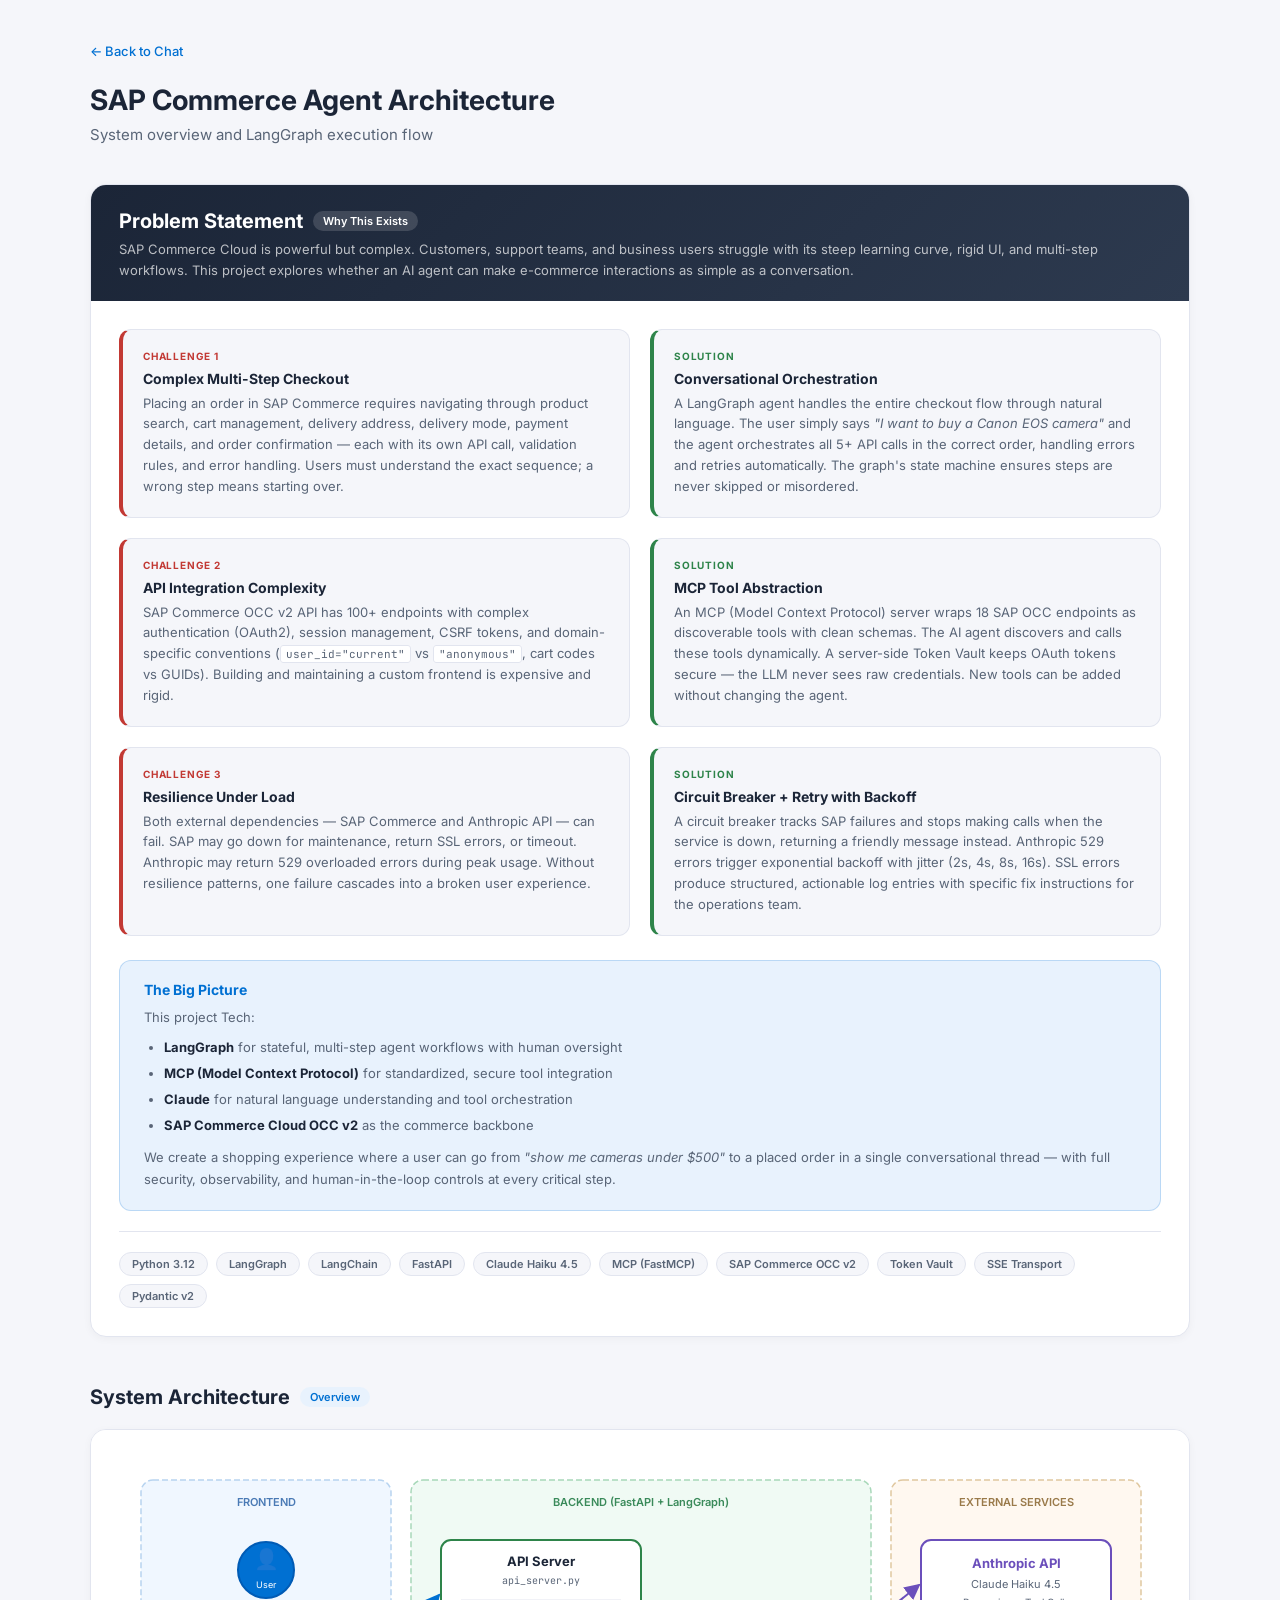
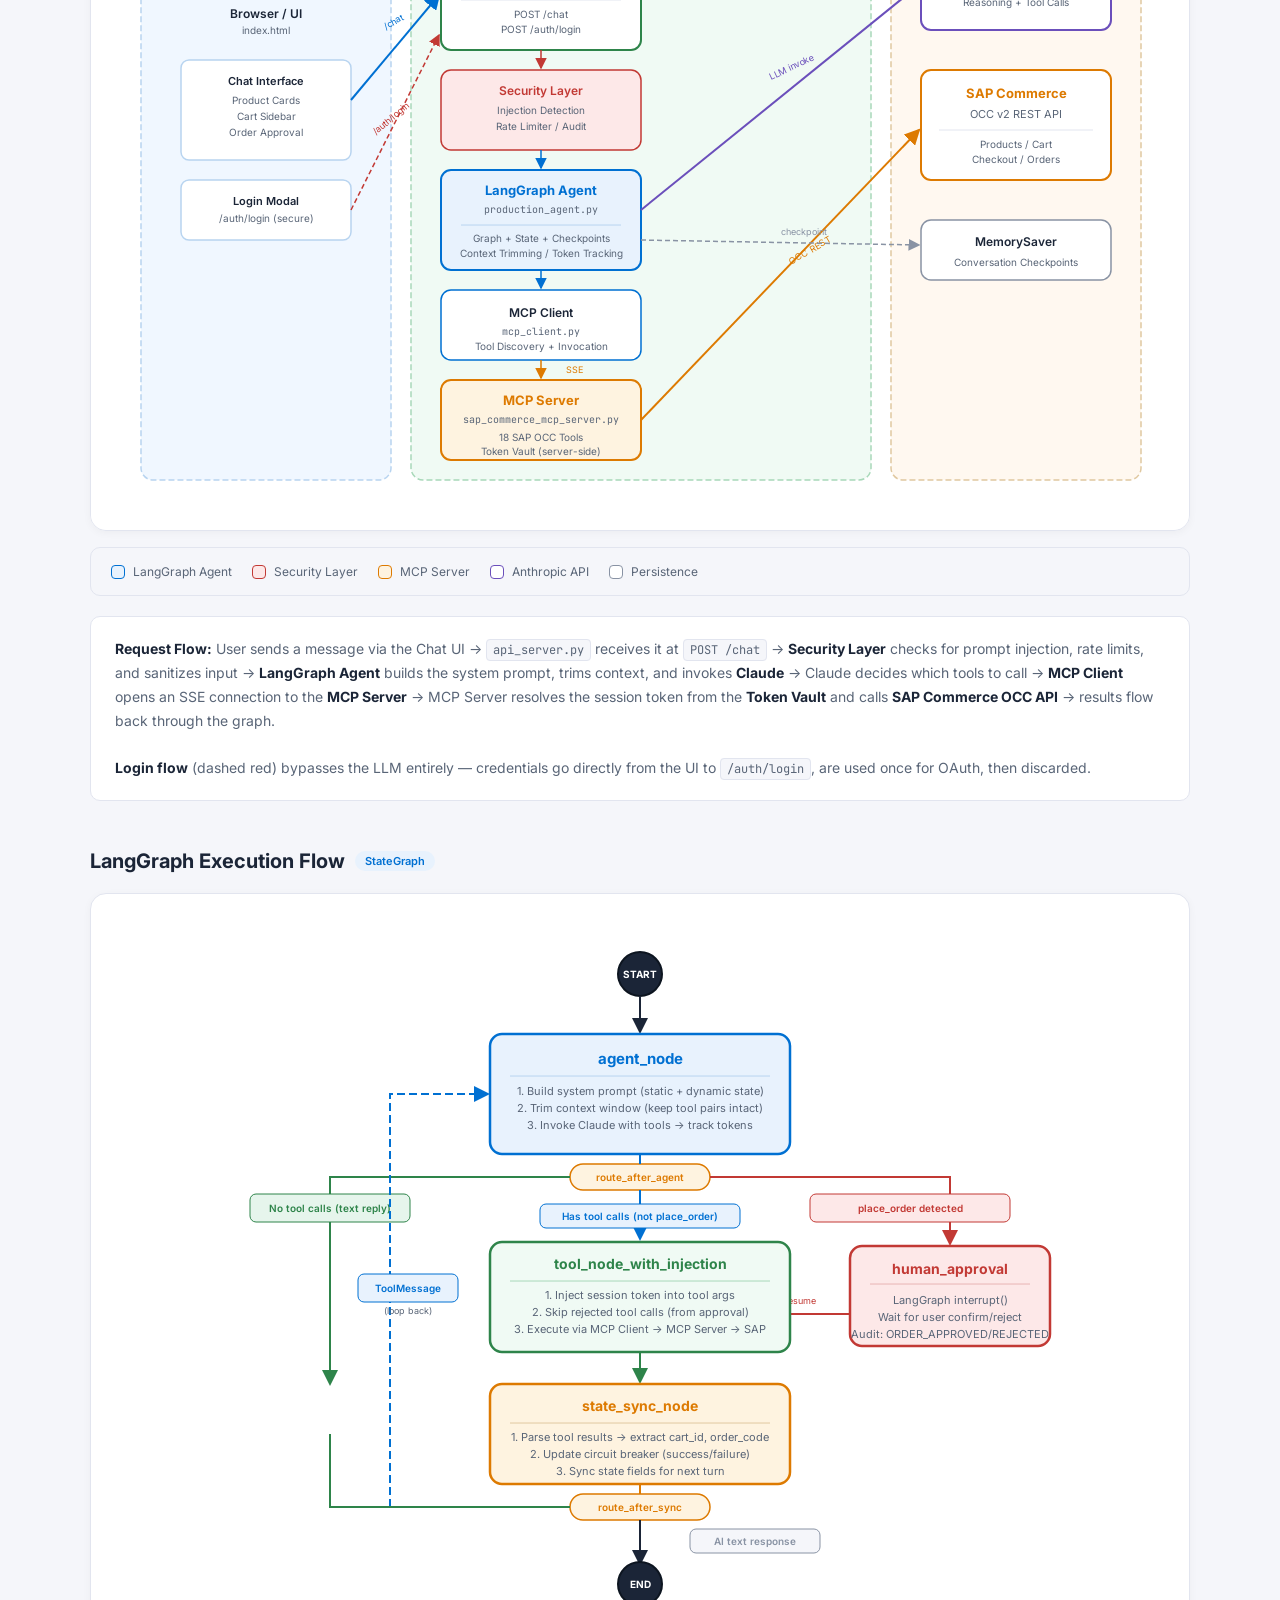
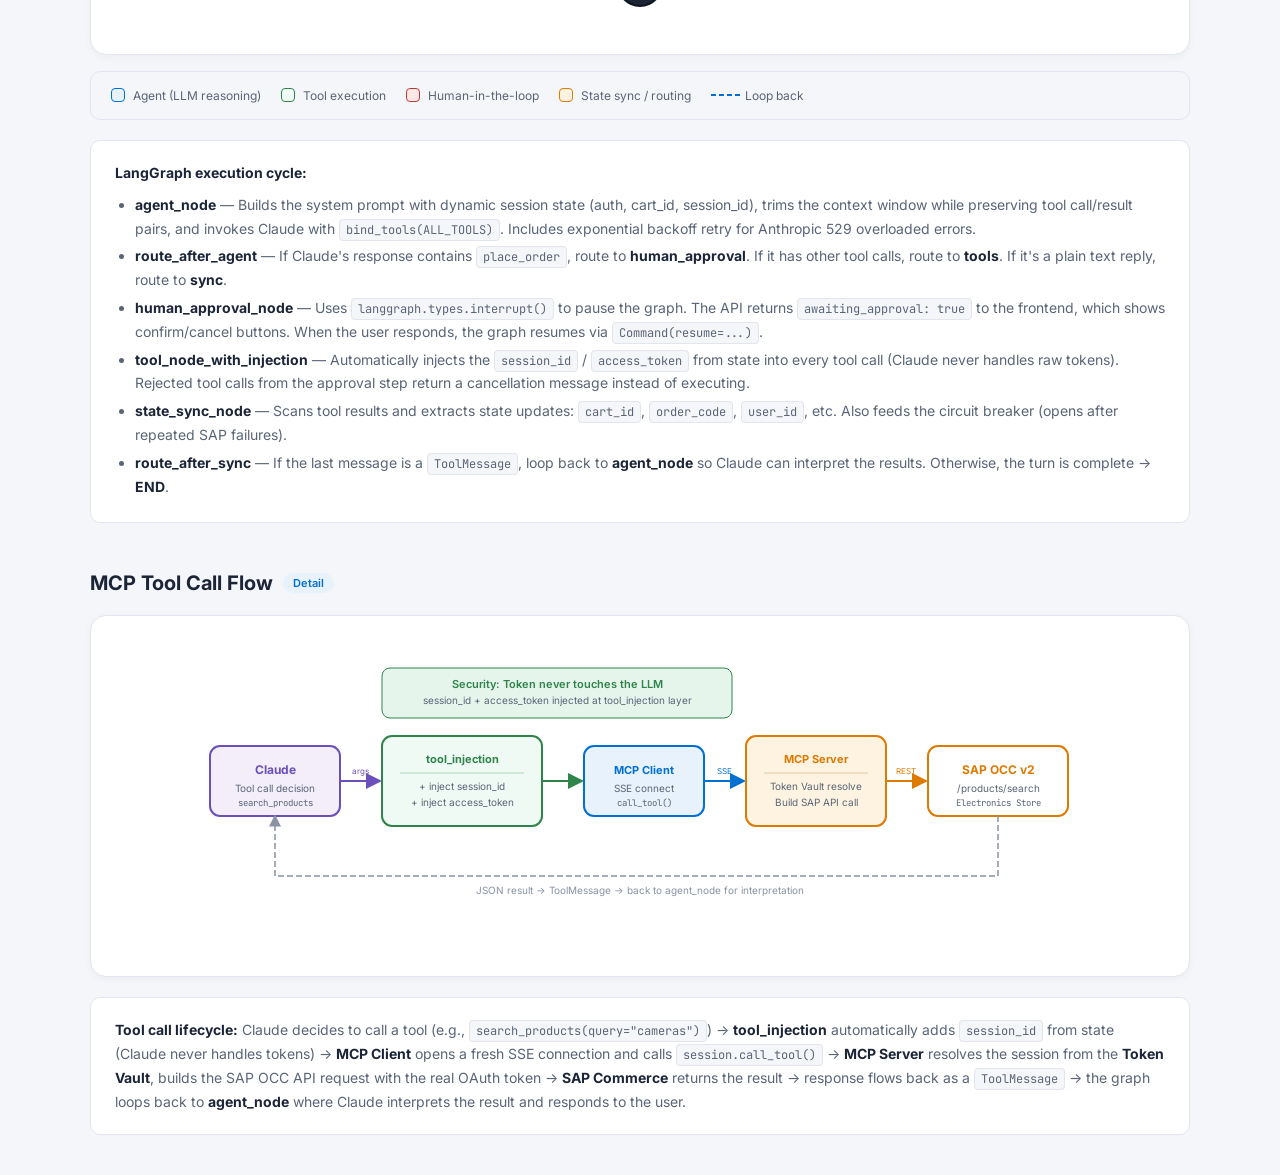
<file: static/architecture.html>
<!DOCTYPE html>
<html lang="en">
<head>
<meta charset="UTF-8"/>
<meta name="viewport" content="width=device-width, initial-scale=1.0"/>
<title>SAP Commerce Agent - Architecture Diagrams</title>
<link href="https://fonts.googleapis.com/css2?family=Inter:wght@400;500;600;700&family=JetBrains+Mono:wght@400;500&display=swap" rel="stylesheet">
<style>
  :root {
    --bg: #f5f6fa;
    --surface: #ffffff;
    --border: #e2e5ef;
    --accent: #0070d2;
    --accent-light: #e8f2fd;
    --success: #2e844a;
    --success-bg: #e6f5ec;
    --danger: #c23934;
    --warning: #dd7a01;
    --warning-bg: #fef3e0;
    --text: #1b2537;
    --text-sec: #596577;
    --muted: #8993a4;
    --font: 'Inter', -apple-system, sans-serif;
    --mono: 'JetBrains Mono', monospace;
  }
  * { box-sizing: border-box; margin: 0; padding: 0; }
  body { background: var(--bg); color: var(--text); font-family: var(--font); padding: 40px 20px; }
  .container { max-width: 1100px; margin: 0 auto; }
  h1 { font-size: 28px; font-weight: 700; margin-bottom: 8px; }
  .subtitle { color: var(--text-sec); font-size: 15px; margin-bottom: 40px; }
  h2 { font-size: 20px; font-weight: 700; margin: 48px 0 20px; display: flex; align-items: center; gap: 10px; }
  h2 .badge { font-size: 11px; font-weight: 600; padding: 3px 10px; border-radius: 100px; background: var(--accent-light); color: var(--accent); }
  .back-link { display: inline-flex; align-items: center; gap: 6px; color: var(--accent); font-size: 13px; font-weight: 500; text-decoration: none; margin-bottom: 24px; }
  .back-link:hover { text-decoration: underline; }

  /* ── Diagram Canvas ── */
  .diagram {
    background: var(--surface); border: 1px solid var(--border);
    border-radius: 16px; padding: 40px; overflow-x: auto;
    box-shadow: 0 2px 8px rgba(0,0,0,.04);
  }
  svg { display: block; margin: 0 auto; }
  svg text { font-family: var(--font); }
  svg .mono { font-family: var(--mono); }

  /* ── Legend ── */
  .legend {
    display: flex; flex-wrap: wrap; gap: 20px;
    margin-top: 16px; padding: 16px 20px;
    background: var(--bg); border: 1px solid var(--border);
    border-radius: 10px; font-size: 12px; color: var(--text-sec);
  }
  .legend-item { display: flex; align-items: center; gap: 8px; }
  .legend-swatch { width: 14px; height: 14px; border-radius: 4px; border: 1.5px solid; }

  /* ── Description ── */
  .desc {
    margin-top: 20px; padding: 20px 24px;
    background: var(--surface); border: 1px solid var(--border);
    border-radius: 10px; font-size: 14px; line-height: 1.7; color: var(--text-sec);
  }
  .desc strong { color: var(--text); }
  .desc code { font-family: var(--mono); font-size: 12px; background: var(--bg); padding: 2px 6px; border-radius: 4px; border: 1px solid var(--border); }
  .desc ul { margin: 8px 0 0 20px; }
  .desc li { margin: 4px 0; }

  /* ── Problem Statement ── */
  .problem-section {
    margin-bottom: 48px;
  }
  .problem-card {
    background: var(--surface); border: 1px solid var(--border);
    border-radius: 16px; overflow: hidden;
    box-shadow: 0 2px 8px rgba(0,0,0,.04);
  }
  .problem-header {
    padding: 24px 28px 20px;
    background: linear-gradient(135deg, #1b2537 0%, #2d3a4f 100%);
    color: white;
  }
  .problem-header h2 { color: white; margin: 0 0 6px; font-size: 20px; }
  .problem-header h2 .badge { background: rgba(255,255,255,.15); color: white; }
  .problem-header p { color: rgba(255,255,255,.7); font-size: 13px; line-height: 1.6; }
  .problem-body { padding: 28px; }
  .problem-grid {
    display: grid; grid-template-columns: 1fr 1fr; gap: 20px;
    margin-bottom: 24px;
  }
  @media (max-width: 768px) { .problem-grid { grid-template-columns: 1fr; } }
  .problem-item {
    padding: 20px; border-radius: 12px;
    border: 1px solid var(--border); background: var(--bg);
  }
  .problem-item.challenge { border-left: 4px solid var(--danger); }
  .problem-item.solution { border-left: 4px solid var(--success); }
  .problem-item-label {
    font-size: 10px; font-weight: 700; letter-spacing: .08em;
    text-transform: uppercase; margin-bottom: 8px;
  }
  .problem-item.challenge .problem-item-label { color: var(--danger); }
  .problem-item.solution .problem-item-label { color: var(--success); }
  .problem-item h3 { font-size: 14px; font-weight: 700; margin-bottom: 6px; color: var(--text); }
  .problem-item p { font-size: 13px; color: var(--text-sec); line-height: 1.6; }
  .problem-item code { font-family: var(--mono); font-size: 11px; background: white; padding: 1px 5px; border-radius: 3px; border: 1px solid var(--border); }

  .vision-box {
    padding: 20px 24px; border-radius: 12px;
    background: var(--accent-light); border: 1px solid rgba(0,112,210,.2);
  }
  .vision-box h3 { font-size: 14px; font-weight: 700; color: var(--accent); margin-bottom: 8px; }
  .vision-box p { font-size: 13px; color: var(--text-sec); line-height: 1.7; }
  .vision-box ul { margin: 8px 0 0 20px; font-size: 13px; color: var(--text-sec); line-height: 1.7; }
  .vision-box li { margin: 4px 0; }
  .vision-box strong { color: var(--text); }

  .tech-stack {
    display: flex; flex-wrap: wrap; gap: 8px;
    margin-top: 20px; padding-top: 20px;
    border-top: 1px solid var(--border);
  }
  .tech-tag {
    font-size: 11px; font-weight: 600;
    padding: 4px 12px; border-radius: 100px;
    background: var(--bg); border: 1px solid var(--border);
    color: var(--text-sec);
  }
</style>
</head>
<body>
<div class="container">
  <a class="back-link" href="/">&larr; Back to Chat</a>
  <h1>SAP Commerce Agent Architecture</h1>
  <p class="subtitle">System overview and LangGraph execution flow</p>

  <!-- ═══════════════════════════════════════════════════════ -->
  <!-- PROBLEM STATEMENT                                       -->
  <!-- ═══════════════════════════════════════════════════════ -->
  <div class="problem-section">
    <div class="problem-card">
      <div class="problem-header">
        <h2>Problem Statement <span class="badge">Why This Exists</span></h2>
        <p>SAP Commerce Cloud is powerful but complex. Customers, support teams, and business users struggle with its steep learning curve, rigid UI, and multi-step workflows. This project explores whether an AI agent can make e-commerce interactions as simple as a conversation.</p>
      </div>
      <div class="problem-body">

        <div class="problem-grid">
          <div class="problem-item challenge">
            <div class="problem-item-label">Challenge 1</div>
            <h3>Complex Multi-Step Checkout</h3>
            <p>Placing an order in SAP Commerce requires navigating through product search, cart management, delivery address, delivery mode, payment details, and order confirmation &mdash; each with its own API call, validation rules, and error handling. Users must understand the exact sequence; a wrong step means starting over.</p>
          </div>
          <div class="problem-item solution">
            <div class="problem-item-label">Solution</div>
            <h3>Conversational Orchestration</h3>
            <p>A LangGraph agent handles the entire checkout flow through natural language. The user simply says <em>"I want to buy a Canon EOS camera"</em> and the agent orchestrates all 5+ API calls in the correct order, handling errors and retries automatically. The graph's state machine ensures steps are never skipped or misordered.</p>
          </div>

          <div class="problem-item challenge">
            <div class="problem-item-label">Challenge 2</div>
            <h3>API Integration Complexity</h3>
            <p>SAP Commerce OCC v2 API has 100+ endpoints with complex authentication (OAuth2), session management, CSRF tokens, and domain-specific conventions (<code>user_id="current"</code> vs <code>"anonymous"</code>, cart codes vs GUIDs). Building and maintaining a custom frontend is expensive and rigid.</p>
          </div>
          <div class="problem-item solution">
            <div class="problem-item-label">Solution</div>
            <h3>MCP Tool Abstraction</h3>
            <p>An MCP (Model Context Protocol) server wraps 18 SAP OCC endpoints as discoverable tools with clean schemas. The AI agent discovers and calls these tools dynamically. A server-side Token Vault keeps OAuth tokens secure &mdash; the LLM never sees raw credentials. New tools can be added without changing the agent.</p>
          </div>

          <div class="problem-item challenge">
            <div class="problem-item-label">Challenge 3</div>
            <h3>Resilience Under Load</h3>
            <p>Both external dependencies &mdash; SAP Commerce and Anthropic API &mdash; can fail. SAP may go down for maintenance, return SSL errors, or timeout. Anthropic may return 529 overloaded errors during peak usage. Without resilience patterns, one failure cascades into a broken user experience.</p>
          </div>
          <div class="problem-item solution">
            <div class="problem-item-label">Solution</div>
            <h3>Circuit Breaker + Retry with Backoff</h3>
            <p>A circuit breaker tracks SAP failures and stops making calls when the service is down, returning a friendly message instead. Anthropic 529 errors trigger exponential backoff with jitter (2s, 4s, 8s, 16s). SSL errors produce structured, actionable log entries with specific fix instructions for the operations team.</p>
          </div>
        </div>

        <div class="vision-box">
          <h3>The Big Picture</h3>
          <p>This project Tech:</p>
          <ul>
            <li><strong>LangGraph</strong> for stateful, multi-step agent workflows with human oversight</li>
            <li><strong>MCP (Model Context Protocol)</strong> for standardized, secure tool integration</li>
            <li><strong>Claude</strong> for natural language understanding and tool orchestration</li>
            <li><strong>SAP Commerce Cloud OCC v2</strong> as the commerce backbone</li>
          </ul>
          <p style="margin-top:10px">We create a shopping experience where a user can go from <em>"show me cameras under $500"</em> to a placed order in a single conversational thread &mdash; with full security, observability, and human-in-the-loop controls at every critical step.</p>
        </div>

        <div class="tech-stack">
          <span class="tech-tag">Python 3.12</span>
          <span class="tech-tag">LangGraph</span>
          <span class="tech-tag">LangChain</span>
          <span class="tech-tag">FastAPI</span>
          <span class="tech-tag">Claude Haiku 4.5</span>
          <span class="tech-tag">MCP (FastMCP)</span>
          <span class="tech-tag">SAP Commerce OCC v2</span>
          <span class="tech-tag">Token Vault</span>
          <span class="tech-tag">SSE Transport</span>
          <span class="tech-tag">Pydantic v2</span>
        </div>

      </div>
    </div>
  </div>

  <!-- ═══════════════════════════════════════════════════════ -->
  <!-- DIAGRAM 1: High-Level System Architecture              -->
  <!-- ═══════════════════════════════════════════════════════ -->
  <h2>System Architecture <span class="badge">Overview</span></h2>
  <div class="diagram">
    <svg viewBox="0 0 1020 620" width="1020" height="620" xmlns="http://www.w3.org/2000/svg">
      <!-- Background regions -->
      <rect x="10" y="10" width="250" height="600" rx="12" fill="#f0f7ff" stroke="#b8d4f0" stroke-width="1.5" stroke-dasharray="6 3"/>
      <text x="135" y="36" text-anchor="middle" font-size="11" font-weight="600" fill="#4a7ab5">FRONTEND</text>

      <rect x="280" y="10" width="460" height="600" rx="12" fill="#f0faf4" stroke="#a8d8b9" stroke-width="1.5" stroke-dasharray="6 3"/>
      <text x="510" y="36" text-anchor="middle" font-size="11" font-weight="600" fill="#3a8a5a">BACKEND (FastAPI + LangGraph)</text>

      <rect x="760" y="10" width="250" height="600" rx="12" fill="#fff8f0" stroke="#e0c8a0" stroke-width="1.5" stroke-dasharray="6 3"/>
      <text x="885" y="36" text-anchor="middle" font-size="11" font-weight="600" fill="#9a7a4a">EXTERNAL SERVICES</text>

      <!-- User -->
      <circle cx="135" cy="100" r="28" fill="#0070d2" stroke="#005bb5" stroke-width="2"/>
      <text x="135" y="96" text-anchor="middle" font-size="20" fill="white">&#128100;</text>
      <text x="135" y="118" text-anchor="middle" font-size="9" fill="white">User</text>
      <text x="135" y="148" text-anchor="middle" font-size="12" font-weight="600" fill="#1b2537">Browser / UI</text>
      <text x="135" y="164" text-anchor="middle" font-size="10" fill="#596577">index.html</text>

      <!-- Chat UI Box -->
      <rect x="50" y="190" width="170" height="100" rx="8" fill="white" stroke="#b8d4f0" stroke-width="1.5"/>
      <text x="135" y="215" text-anchor="middle" font-size="11" font-weight="600" fill="#1b2537">Chat Interface</text>
      <text x="135" y="234" text-anchor="middle" font-size="10" fill="#596577">Product Cards</text>
      <text x="135" y="250" text-anchor="middle" font-size="10" fill="#596577">Cart Sidebar</text>
      <text x="135" y="266" text-anchor="middle" font-size="10" fill="#596577">Order Approval</text>

      <!-- Login Box -->
      <rect x="50" y="310" width="170" height="60" rx="8" fill="white" stroke="#b8d4f0" stroke-width="1.5"/>
      <text x="135" y="335" text-anchor="middle" font-size="11" font-weight="600" fill="#1b2537">Login Modal</text>
      <text x="135" y="352" text-anchor="middle" font-size="10" fill="#596577">/auth/login (secure)</text>

      <!-- API Server -->
      <rect x="310" y="70" width="200" height="110" rx="10" fill="white" stroke="#2e844a" stroke-width="2"/>
      <text x="410" y="96" text-anchor="middle" font-size="13" font-weight="700" fill="#1b2537">API Server</text>
      <text x="410" y="114" text-anchor="middle" font-size="10" fill="#596577" class="mono">api_server.py</text>
      <line x1="330" y1="130" x2="490" y2="130" stroke="#e2e5ef" stroke-width="1"/>
      <text x="410" y="148" text-anchor="middle" font-size="10" fill="#596577">POST /chat</text>
      <text x="410" y="163" text-anchor="middle" font-size="10" fill="#596577">POST /auth/login</text>

      <!-- Security Layer -->
      <rect x="310" y="200" width="200" height="80" rx="10" fill="#fde8e8" stroke="#c23934" stroke-width="1.5"/>
      <text x="410" y="225" text-anchor="middle" font-size="12" font-weight="600" fill="#c23934">Security Layer</text>
      <text x="410" y="244" text-anchor="middle" font-size="10" fill="#596577">Injection Detection</text>
      <text x="410" y="260" text-anchor="middle" font-size="10" fill="#596577">Rate Limiter / Audit</text>

      <!-- Production Agent / LangGraph -->
      <rect x="310" y="300" width="200" height="100" rx="10" fill="#e8f2fd" stroke="#0070d2" stroke-width="2"/>
      <text x="410" y="325" text-anchor="middle" font-size="13" font-weight="700" fill="#0070d2">LangGraph Agent</text>
      <text x="410" y="343" text-anchor="middle" font-size="10" fill="#596577" class="mono">production_agent.py</text>
      <line x1="330" y1="355" x2="490" y2="355" stroke="#b8d4f0" stroke-width="1"/>
      <text x="410" y="372" text-anchor="middle" font-size="10" fill="#596577">Graph + State + Checkpoints</text>
      <text x="410" y="387" text-anchor="middle" font-size="10" fill="#596577">Context Trimming / Token Tracking</text>

      <!-- MCP Client -->
      <rect x="310" y="420" width="200" height="70" rx="10" fill="white" stroke="#0070d2" stroke-width="1.5"/>
      <text x="410" y="447" text-anchor="middle" font-size="12" font-weight="600" fill="#1b2537">MCP Client</text>
      <text x="410" y="465" text-anchor="middle" font-size="10" fill="#596577" class="mono">mcp_client.py</text>
      <text x="410" y="480" text-anchor="middle" font-size="10" fill="#596577">Tool Discovery + Invocation</text>

      <!-- MCP Server -->
      <rect x="310" y="510" width="200" height="80" rx="10" fill="#fef3e0" stroke="#dd7a01" stroke-width="2"/>
      <text x="410" y="535" text-anchor="middle" font-size="13" font-weight="700" fill="#dd7a01">MCP Server</text>
      <text x="410" y="553" text-anchor="middle" font-size="10" fill="#596577" class="mono">sap_commerce_mcp_server.py</text>
      <text x="410" y="571" text-anchor="middle" font-size="10" fill="#596577">18 SAP OCC Tools</text>
      <text x="410" y="585" text-anchor="middle" font-size="10" fill="#596577">Token Vault (server-side)</text>

      <!-- Anthropic API -->
      <rect x="790" y="70" width="190" height="90" rx="10" fill="white" stroke="#6b4fbb" stroke-width="2"/>
      <text x="885" y="98" text-anchor="middle" font-size="13" font-weight="700" fill="#6b4fbb">Anthropic API</text>
      <text x="885" y="118" text-anchor="middle" font-size="11" fill="#596577">Claude Haiku 4.5</text>
      <text x="885" y="136" text-anchor="middle" font-size="10" fill="#596577">Reasoning + Tool Calls</text>

      <!-- SAP Commerce -->
      <rect x="790" y="200" width="190" height="110" rx="10" fill="white" stroke="#dd7a01" stroke-width="2"/>
      <text x="885" y="228" text-anchor="middle" font-size="13" font-weight="700" fill="#dd7a01">SAP Commerce</text>
      <text x="885" y="248" text-anchor="middle" font-size="11" fill="#596577">OCC v2 REST API</text>
      <line x1="808" y1="260" x2="962" y2="260" stroke="#e2e5ef" stroke-width="1"/>
      <text x="885" y="278" text-anchor="middle" font-size="10" fill="#596577">Products / Cart</text>
      <text x="885" y="293" text-anchor="middle" font-size="10" fill="#596577">Checkout / Orders</text>

      <!-- Checkpointer -->
      <rect x="790" y="350" width="190" height="60" rx="10" fill="white" stroke="#8993a4" stroke-width="1.5"/>
      <text x="885" y="376" text-anchor="middle" font-size="12" font-weight="600" fill="#1b2537">MemorySaver</text>
      <text x="885" y="396" text-anchor="middle" font-size="10" fill="#596577">Conversation Checkpoints</text>

      <!-- ── Arrows ── -->
      <!-- User -> API Server -->
      <line x1="220" y1="230" x2="308" y2="125" stroke="#0070d2" stroke-width="2" marker-end="url(#arr-blue)"/>
      <text x="255" y="160" font-size="9" fill="#0070d2" transform="rotate(-30 255 160)">/chat</text>

      <!-- Login -> API Server -->
      <line x1="220" y1="340" x2="308" y2="165" stroke="#c23934" stroke-width="1.5" marker-end="url(#arr-red)" stroke-dasharray="5 3"/>
      <text x="245" y="265" font-size="9" fill="#c23934" transform="rotate(-40 245 265)">/auth/login</text>

      <!-- API Server -> Security -->
      <line x1="410" y1="180" x2="410" y2="198" stroke="#c23934" stroke-width="1.5" marker-end="url(#arr-red)"/>

      <!-- Security -> LangGraph -->
      <line x1="410" y1="280" x2="410" y2="298" stroke="#0070d2" stroke-width="1.5" marker-end="url(#arr-blue)"/>

      <!-- LangGraph -> MCP Client -->
      <line x1="410" y1="400" x2="410" y2="418" stroke="#0070d2" stroke-width="1.5" marker-end="url(#arr-blue)"/>

      <!-- MCP Client -> MCP Server -->
      <line x1="410" y1="490" x2="410" y2="508" stroke="#dd7a01" stroke-width="1.5" marker-end="url(#arr-orange)"/>
      <text x="435" y="503" font-size="9" fill="#dd7a01">SSE</text>

      <!-- LangGraph -> Anthropic -->
      <line x1="510" y1="340" x2="788" y2="115" stroke="#6b4fbb" stroke-width="2" marker-end="url(#arr-purple)"/>
      <text x="640" y="210" font-size="9" fill="#6b4fbb" transform="rotate(-25 640 210)">LLM invoke</text>

      <!-- MCP Server -> SAP -->
      <line x1="510" y1="550" x2="788" y2="260" stroke="#dd7a01" stroke-width="2" marker-end="url(#arr-orange)"/>
      <text x="660" y="395" font-size="9" fill="#dd7a01" transform="rotate(-30 660 395)">OCC REST</text>

      <!-- LangGraph -> Checkpointer -->
      <line x1="510" y1="370" x2="788" y2="375" stroke="#8993a4" stroke-width="1.5" marker-end="url(#arr-gray)" stroke-dasharray="5 3"/>
      <text x="650" y="365" font-size="9" fill="#8993a4">checkpoint</text>

      <!-- Arrow markers -->
      <defs>
        <marker id="arr-blue" markerWidth="8" markerHeight="8" refX="7" refY="4" orient="auto"><path d="M0,0 L8,4 L0,8 Z" fill="#0070d2"/></marker>
        <marker id="arr-red" markerWidth="8" markerHeight="8" refX="7" refY="4" orient="auto"><path d="M0,0 L8,4 L0,8 Z" fill="#c23934"/></marker>
        <marker id="arr-orange" markerWidth="8" markerHeight="8" refX="7" refY="4" orient="auto"><path d="M0,0 L8,4 L0,8 Z" fill="#dd7a01"/></marker>
        <marker id="arr-purple" markerWidth="8" markerHeight="8" refX="7" refY="4" orient="auto"><path d="M0,0 L8,4 L0,8 Z" fill="#6b4fbb"/></marker>
        <marker id="arr-gray" markerWidth="8" markerHeight="8" refX="7" refY="4" orient="auto"><path d="M0,0 L8,4 L0,8 Z" fill="#8993a4"/></marker>
      </defs>
    </svg>
  </div>
  <div class="legend">
    <div class="legend-item"><div class="legend-swatch" style="background:#e8f2fd;border-color:#0070d2"></div> LangGraph Agent</div>
    <div class="legend-item"><div class="legend-swatch" style="background:#fde8e8;border-color:#c23934"></div> Security Layer</div>
    <div class="legend-item"><div class="legend-swatch" style="background:#fef3e0;border-color:#dd7a01"></div> MCP Server</div>
    <div class="legend-item"><div class="legend-swatch" style="background:white;border-color:#6b4fbb"></div> Anthropic API</div>
    <div class="legend-item"><div class="legend-swatch" style="background:white;border-color:#8993a4"></div> Persistence</div>
  </div>
  <div class="desc">
    <strong>Request Flow:</strong> User sends a message via the Chat UI &rarr; <code>api_server.py</code> receives it at <code>POST /chat</code> &rarr; <strong>Security Layer</strong> checks for prompt injection, rate limits, and sanitizes input &rarr; <strong>LangGraph Agent</strong> builds the system prompt, trims context, and invokes <strong>Claude</strong> &rarr; Claude decides which tools to call &rarr; <strong>MCP Client</strong> opens an SSE connection to the <strong>MCP Server</strong> &rarr; MCP Server resolves the session token from the <strong>Token Vault</strong> and calls <strong>SAP Commerce OCC API</strong> &rarr; results flow back through the graph.
    <br><br>
    <strong>Login flow</strong> (dashed red) bypasses the LLM entirely &mdash; credentials go directly from the UI to <code>/auth/login</code>, are used once for OAuth, then discarded.
  </div>

  <!-- ═══════════════════════════════════════════════════════ -->
  <!-- DIAGRAM 2: LangGraph Flow                              -->
  <!-- ═══════════════════════════════════════════════════════ -->
  <h2>LangGraph Execution Flow <span class="badge">StateGraph</span></h2>
  <div class="diagram">
    <svg viewBox="0 0 900 680" width="900" height="680" xmlns="http://www.w3.org/2000/svg">

      <!-- START node -->
      <circle cx="450" cy="40" r="22" fill="#1b2537" stroke="#0d1520" stroke-width="2"/>
      <text x="450" y="44" text-anchor="middle" font-size="10" font-weight="700" fill="white">START</text>

      <!-- Arrow START -> agent -->
      <line x1="450" y1="62" x2="450" y2="98" stroke="#1b2537" stroke-width="2" marker-end="url(#arr-dark)"/>

      <!-- AGENT NODE -->
      <rect x="300" y="100" width="300" height="120" rx="12" fill="#e8f2fd" stroke="#0070d2" stroke-width="2.5"/>
      <text x="450" y="130" text-anchor="middle" font-size="15" font-weight="700" fill="#0070d2">agent_node</text>
      <line x1="320" y1="142" x2="580" y2="142" stroke="#b8d4f0" stroke-width="1"/>
      <text x="450" y="161" text-anchor="middle" font-size="11" fill="#596577">1. Build system prompt (static + dynamic state)</text>
      <text x="450" y="178" text-anchor="middle" font-size="11" fill="#596577">2. Trim context window (keep tool pairs intact)</text>
      <text x="450" y="195" text-anchor="middle" font-size="11" fill="#596577">3. Invoke Claude with tools &rarr; track tokens</text>

      <!-- Conditional routing label -->
      <rect x="380" y="230" width="140" height="26" rx="13" fill="#fef3e0" stroke="#dd7a01" stroke-width="1.5"/>
      <text x="450" y="247" text-anchor="middle" font-size="10" font-weight="600" fill="#dd7a01">route_after_agent</text>

      <!-- Arrow agent -> routing diamond -->
      <line x1="450" y1="220" x2="450" y2="230" stroke="#0070d2" stroke-width="2"/>

      <!-- Three paths from routing -->

      <!-- Path 1: No tool calls -> sync (text-only response) -->
      <path d="M 380,243 L 140,243 L 140,450" fill="none" stroke="#2e844a" stroke-width="2" marker-end="url(#arr-green)"/>
      <rect x="60" y="260" width="160" height="28" rx="6" fill="#e6f5ec" stroke="#2e844a" stroke-width="1"/>
      <text x="140" y="278" text-anchor="middle" font-size="10" font-weight="600" fill="#2e844a">No tool calls (text reply)</text>

      <!-- Path 2: Has tool calls (not place_order) -> tools -->
      <line x1="450" y1="256" x2="450" y2="305" stroke="#0070d2" stroke-width="2" marker-end="url(#arr-blue2)"/>
      <rect x="350" y="270" width="200" height="24" rx="6" fill="#e8f2fd" stroke="#0070d2" stroke-width="1"/>
      <text x="450" y="286" text-anchor="middle" font-size="10" font-weight="600" fill="#0070d2">Has tool calls (not place_order)</text>

      <!-- Path 3: place_order -> human_approval -->
      <path d="M 520,243 L 760,243 L 760,310" fill="none" stroke="#c23934" stroke-width="2" marker-end="url(#arr-red2)"/>
      <rect x="620" y="260" width="200" height="28" rx="6" fill="#fde8e8" stroke="#c23934" stroke-width="1"/>
      <text x="720" y="278" text-anchor="middle" font-size="10" font-weight="600" fill="#c23934">place_order detected</text>

      <!-- HUMAN APPROVAL NODE -->
      <rect x="660" y="312" width="200" height="100" rx="12" fill="#fde8e8" stroke="#c23934" stroke-width="2.5"/>
      <text x="760" y="340" text-anchor="middle" font-size="14" font-weight="700" fill="#c23934">human_approval</text>
      <line x1="680" y1="350" x2="840" y2="350" stroke="#e8b4b4" stroke-width="1"/>
      <text x="760" y="370" text-anchor="middle" font-size="11" fill="#596577">LangGraph interrupt()</text>
      <text x="760" y="387" text-anchor="middle" font-size="11" fill="#596577">Wait for user confirm/reject</text>
      <text x="760" y="404" text-anchor="middle" font-size="11" fill="#596577">Audit: ORDER_APPROVED/REJECTED</text>

      <!-- Arrow human_approval -> tools -->
      <path d="M 660,380 L 550,380 L 550,330" fill="none" stroke="#c23934" stroke-width="2" marker-end="url(#arr-red2)"/>
      <text x="595" y="370" font-size="9" fill="#c23934">resume</text>

      <!-- TOOLS NODE -->
      <rect x="300" y="308" width="300" height="110" rx="12" fill="#f0faf4" stroke="#2e844a" stroke-width="2.5"/>
      <text x="450" y="335" text-anchor="middle" font-size="14" font-weight="700" fill="#2e844a">tool_node_with_injection</text>
      <line x1="320" y1="347" x2="580" y2="347" stroke="#a8d8b9" stroke-width="1"/>
      <text x="450" y="365" text-anchor="middle" font-size="11" fill="#596577">1. Inject session token into tool args</text>
      <text x="450" y="382" text-anchor="middle" font-size="11" fill="#596577">2. Skip rejected tool calls (from approval)</text>
      <text x="450" y="399" text-anchor="middle" font-size="11" fill="#596577">3. Execute via MCP Client &rarr; MCP Server &rarr; SAP</text>

      <!-- Arrow tools -> sync -->
      <line x1="450" y1="418" x2="450" y2="448" stroke="#2e844a" stroke-width="2" marker-end="url(#arr-green)"/>

      <!-- SYNC NODE -->
      <rect x="300" y="450" width="300" height="100" rx="12" fill="#fef3e0" stroke="#dd7a01" stroke-width="2.5"/>
      <text x="450" y="477" text-anchor="middle" font-size="14" font-weight="700" fill="#dd7a01">state_sync_node</text>
      <line x1="320" y1="489" x2="580" y2="489" stroke="#e0c8a0" stroke-width="1"/>
      <text x="450" y="507" text-anchor="middle" font-size="11" fill="#596577">1. Parse tool results &rarr; extract cart_id, order_code</text>
      <text x="450" y="524" text-anchor="middle" font-size="11" fill="#596577">2. Update circuit breaker (success/failure)</text>
      <text x="450" y="541" text-anchor="middle" font-size="11" fill="#596577">3. Sync state fields for next turn</text>

      <!-- Routing after sync -->
      <rect x="380" y="560" width="140" height="26" rx="13" fill="#fef3e0" stroke="#dd7a01" stroke-width="1.5"/>
      <text x="450" y="577" text-anchor="middle" font-size="10" font-weight="600" fill="#dd7a01">route_after_sync</text>

      <!-- Arrow sync -> routing -->
      <line x1="450" y1="550" x2="450" y2="560" stroke="#dd7a01" stroke-width="2"/>

      <!-- Path: ToolMessage -> back to agent (loop) -->
      <path d="M 380,573 L 200,573 L 200,160 L 298,160" fill="none" stroke="#0070d2" stroke-width="2" marker-end="url(#arr-blue2)" stroke-dasharray="8 4"/>
      <rect x="168" y="340" width="100" height="28" rx="6" fill="#e8f2fd" stroke="#0070d2" stroke-width="1"/>
      <text x="218" y="358" text-anchor="middle" font-size="10" font-weight="600" fill="#0070d2">ToolMessage</text>
      <text x="218" y="380" text-anchor="middle" font-size="9" fill="#596577">(loop back)</text>

      <!-- Path: No ToolMessage -> END -->
      <line x1="450" y1="586" x2="450" y2="630" stroke="#1b2537" stroke-width="2" marker-end="url(#arr-dark)"/>
      <rect x="500" y="595" width="130" height="24" rx="6" fill="#f5f6fa" stroke="#8993a4" stroke-width="1"/>
      <text x="565" y="611" text-anchor="middle" font-size="10" font-weight="600" fill="#8993a4">AI text response</text>

      <!-- END node -->
      <circle cx="450" cy="650" r="22" fill="#1b2537" stroke="#0d1520" stroke-width="2"/>
      <text x="450" y="654" text-anchor="middle" font-size="10" font-weight="700" fill="white">END</text>

      <!-- Also connect direct path sync to END -->
      <path d="M 140,500 L 140,573 L 380,573" fill="none" stroke="#2e844a" stroke-width="2"/>

      <!-- Arrow markers -->
      <defs>
        <marker id="arr-dark" markerWidth="8" markerHeight="8" refX="7" refY="4" orient="auto"><path d="M0,0 L8,4 L0,8 Z" fill="#1b2537"/></marker>
        <marker id="arr-blue2" markerWidth="8" markerHeight="8" refX="7" refY="4" orient="auto"><path d="M0,0 L8,4 L0,8 Z" fill="#0070d2"/></marker>
        <marker id="arr-red2" markerWidth="8" markerHeight="8" refX="7" refY="4" orient="auto"><path d="M0,0 L8,4 L0,8 Z" fill="#c23934"/></marker>
        <marker id="arr-green" markerWidth="8" markerHeight="8" refX="7" refY="4" orient="auto"><path d="M0,0 L8,4 L0,8 Z" fill="#2e844a"/></marker>
      </defs>
    </svg>
  </div>
  <div class="legend">
    <div class="legend-item"><div class="legend-swatch" style="background:#e8f2fd;border-color:#0070d2"></div> Agent (LLM reasoning)</div>
    <div class="legend-item"><div class="legend-swatch" style="background:#f0faf4;border-color:#2e844a"></div> Tool execution</div>
    <div class="legend-item"><div class="legend-swatch" style="background:#fde8e8;border-color:#c23934"></div> Human-in-the-loop</div>
    <div class="legend-item"><div class="legend-swatch" style="background:#fef3e0;border-color:#dd7a01"></div> State sync / routing</div>
    <div class="legend-item" style="gap:4px"><svg width="30" height="10"><line x1="0" y1="5" x2="30" y2="5" stroke="#0070d2" stroke-width="2" stroke-dasharray="5 3"/></svg> Loop back</div>
  </div>
  <div class="desc">
    <strong>LangGraph execution cycle:</strong>
    <ul>
      <li><strong>agent_node</strong> &mdash; Builds the system prompt with dynamic session state (auth, cart_id, session_id), trims the context window while preserving tool call/result pairs, and invokes Claude with <code>bind_tools(ALL_TOOLS)</code>. Includes exponential backoff retry for Anthropic 529 overloaded errors.</li>
      <li><strong>route_after_agent</strong> &mdash; If Claude's response contains <code>place_order</code>, route to <strong>human_approval</strong>. If it has other tool calls, route to <strong>tools</strong>. If it's a plain text reply, route to <strong>sync</strong>.</li>
      <li><strong>human_approval_node</strong> &mdash; Uses <code>langgraph.types.interrupt()</code> to pause the graph. The API returns <code>awaiting_approval: true</code> to the frontend, which shows confirm/cancel buttons. When the user responds, the graph resumes via <code>Command(resume=...)</code>.</li>
      <li><strong>tool_node_with_injection</strong> &mdash; Automatically injects the <code>session_id</code> / <code>access_token</code> from state into every tool call (Claude never handles raw tokens). Rejected tool calls from the approval step return a cancellation message instead of executing.</li>
      <li><strong>state_sync_node</strong> &mdash; Scans tool results and extracts state updates: <code>cart_id</code>, <code>order_code</code>, <code>user_id</code>, etc. Also feeds the circuit breaker (opens after repeated SAP failures).</li>
      <li><strong>route_after_sync</strong> &mdash; If the last message is a <code>ToolMessage</code>, loop back to <strong>agent_node</strong> so Claude can interpret the results. Otherwise, the turn is complete &rarr; <strong>END</strong>.</li>
    </ul>
  </div>

  <!-- ═══════════════════════════════════════════════════════ -->
  <!-- DIAGRAM 3: MCP Tool Flow                               -->
  <!-- ═══════════════════════════════════════════════════════ -->
  <h2>MCP Tool Call Flow <span class="badge">Detail</span></h2>
  <div class="diagram">
    <svg viewBox="0 0 900 280" width="900" height="280" xmlns="http://www.w3.org/2000/svg">

      <!-- Claude -->
      <rect x="20" y="90" width="130" height="70" rx="10" fill="#f3eefa" stroke="#6b4fbb" stroke-width="2"/>
      <text x="85" y="118" text-anchor="middle" font-size="12" font-weight="700" fill="#6b4fbb">Claude</text>
      <text x="85" y="136" text-anchor="middle" font-size="10" fill="#596577">Tool call decision</text>
      <text x="85" y="150" text-anchor="middle" font-size="9" fill="#596577" class="mono">search_products</text>

      <!-- Arrow -->
      <line x1="150" y1="125" x2="190" y2="125" stroke="#6b4fbb" stroke-width="2" marker-end="url(#arr-purp)"/>
      <text x="170" y="118" text-anchor="middle" font-size="8" fill="#6b4fbb">args</text>

      <!-- tool_node_with_injection -->
      <rect x="192" y="80" width="160" height="90" rx="10" fill="#f0faf4" stroke="#2e844a" stroke-width="2"/>
      <text x="272" y="107" text-anchor="middle" font-size="11" font-weight="700" fill="#2e844a">tool_injection</text>
      <line x1="210" y1="117" x2="334" y2="117" stroke="#a8d8b9" stroke-width="1"/>
      <text x="272" y="134" text-anchor="middle" font-size="10" fill="#596577">+ inject session_id</text>
      <text x="272" y="150" text-anchor="middle" font-size="10" fill="#596577">+ inject access_token</text>

      <!-- Arrow -->
      <line x1="352" y1="125" x2="392" y2="125" stroke="#2e844a" stroke-width="2" marker-end="url(#arr-green2)"/>

      <!-- MCP Client -->
      <rect x="394" y="90" width="120" height="70" rx="10" fill="#e8f2fd" stroke="#0070d2" stroke-width="2"/>
      <text x="454" y="118" text-anchor="middle" font-size="11" font-weight="700" fill="#0070d2">MCP Client</text>
      <text x="454" y="136" text-anchor="middle" font-size="10" fill="#596577">SSE connect</text>
      <text x="454" y="150" text-anchor="middle" font-size="9" fill="#596577" class="mono">call_tool()</text>

      <!-- Arrow -->
      <line x1="514" y1="125" x2="554" y2="125" stroke="#0070d2" stroke-width="2" marker-end="url(#arr-blue3)"/>
      <text x="534" y="118" text-anchor="middle" font-size="8" fill="#0070d2">SSE</text>

      <!-- MCP Server -->
      <rect x="556" y="80" width="140" height="90" rx="10" fill="#fef3e0" stroke="#dd7a01" stroke-width="2"/>
      <text x="626" y="107" text-anchor="middle" font-size="11" font-weight="700" fill="#dd7a01">MCP Server</text>
      <line x1="574" y1="117" x2="678" y2="117" stroke="#e0c8a0" stroke-width="1"/>
      <text x="626" y="134" text-anchor="middle" font-size="10" fill="#596577">Token Vault resolve</text>
      <text x="626" y="150" text-anchor="middle" font-size="10" fill="#596577">Build SAP API call</text>

      <!-- Arrow -->
      <line x1="696" y1="125" x2="736" y2="125" stroke="#dd7a01" stroke-width="2" marker-end="url(#arr-org)"/>
      <text x="716" y="118" text-anchor="middle" font-size="8" fill="#dd7a01">REST</text>

      <!-- SAP Commerce -->
      <rect x="738" y="90" width="140" height="70" rx="10" fill="white" stroke="#dd7a01" stroke-width="2"/>
      <text x="808" y="118" text-anchor="middle" font-size="12" font-weight="700" fill="#dd7a01">SAP OCC v2</text>
      <text x="808" y="136" text-anchor="middle" font-size="10" fill="#596577">/products/search</text>
      <text x="808" y="150" text-anchor="middle" font-size="9" fill="#596577" class="mono">Electronics Store</text>

      <!-- Return path -->
      <path d="M 808,160 L 808,220 L 85,220 L 85,160" fill="none" stroke="#8993a4" stroke-width="1.5" marker-end="url(#arr-gray2)" stroke-dasharray="6 3"/>
      <text x="450" y="238" text-anchor="middle" font-size="10" fill="#8993a4">JSON result &rarr; ToolMessage &rarr; back to agent_node for interpretation</text>

      <!-- Security note -->
      <rect x="192" y="12" width="350" height="50" rx="8" fill="#e6f5ec" stroke="#2e844a" stroke-width="1"/>
      <text x="367" y="32" text-anchor="middle" font-size="11" font-weight="600" fill="#2e844a">Security: Token never touches the LLM</text>
      <text x="367" y="48" text-anchor="middle" font-size="10" fill="#596577">session_id + access_token injected at tool_injection layer</text>

      <defs>
        <marker id="arr-purp" markerWidth="8" markerHeight="8" refX="7" refY="4" orient="auto"><path d="M0,0 L8,4 L0,8 Z" fill="#6b4fbb"/></marker>
        <marker id="arr-green2" markerWidth="8" markerHeight="8" refX="7" refY="4" orient="auto"><path d="M0,0 L8,4 L0,8 Z" fill="#2e844a"/></marker>
        <marker id="arr-blue3" markerWidth="8" markerHeight="8" refX="7" refY="4" orient="auto"><path d="M0,0 L8,4 L0,8 Z" fill="#0070d2"/></marker>
        <marker id="arr-org" markerWidth="8" markerHeight="8" refX="7" refY="4" orient="auto"><path d="M0,0 L8,4 L0,8 Z" fill="#dd7a01"/></marker>
        <marker id="arr-gray2" markerWidth="8" markerHeight="8" refX="7" refY="4" orient="auto"><path d="M0,0 L8,4 L0,8 Z" fill="#8993a4"/></marker>
      </defs>
    </svg>
  </div>
  <div class="desc">
    <strong>Tool call lifecycle:</strong> Claude decides to call a tool (e.g., <code>search_products(query="cameras")</code>) &rarr; <strong>tool_injection</strong> automatically adds <code>session_id</code> from state (Claude never handles tokens) &rarr; <strong>MCP Client</strong> opens a fresh SSE connection and calls <code>session.call_tool()</code> &rarr; <strong>MCP Server</strong> resolves the session from the <strong>Token Vault</strong>, builds the SAP OCC API request with the real OAuth token &rarr; <strong>SAP Commerce</strong> returns the result &rarr; response flows back as a <code>ToolMessage</code> &rarr; the graph loops back to <strong>agent_node</strong> where Claude interprets the result and responds to the user.
  </div>

</div>
</body>
</html>
</file>
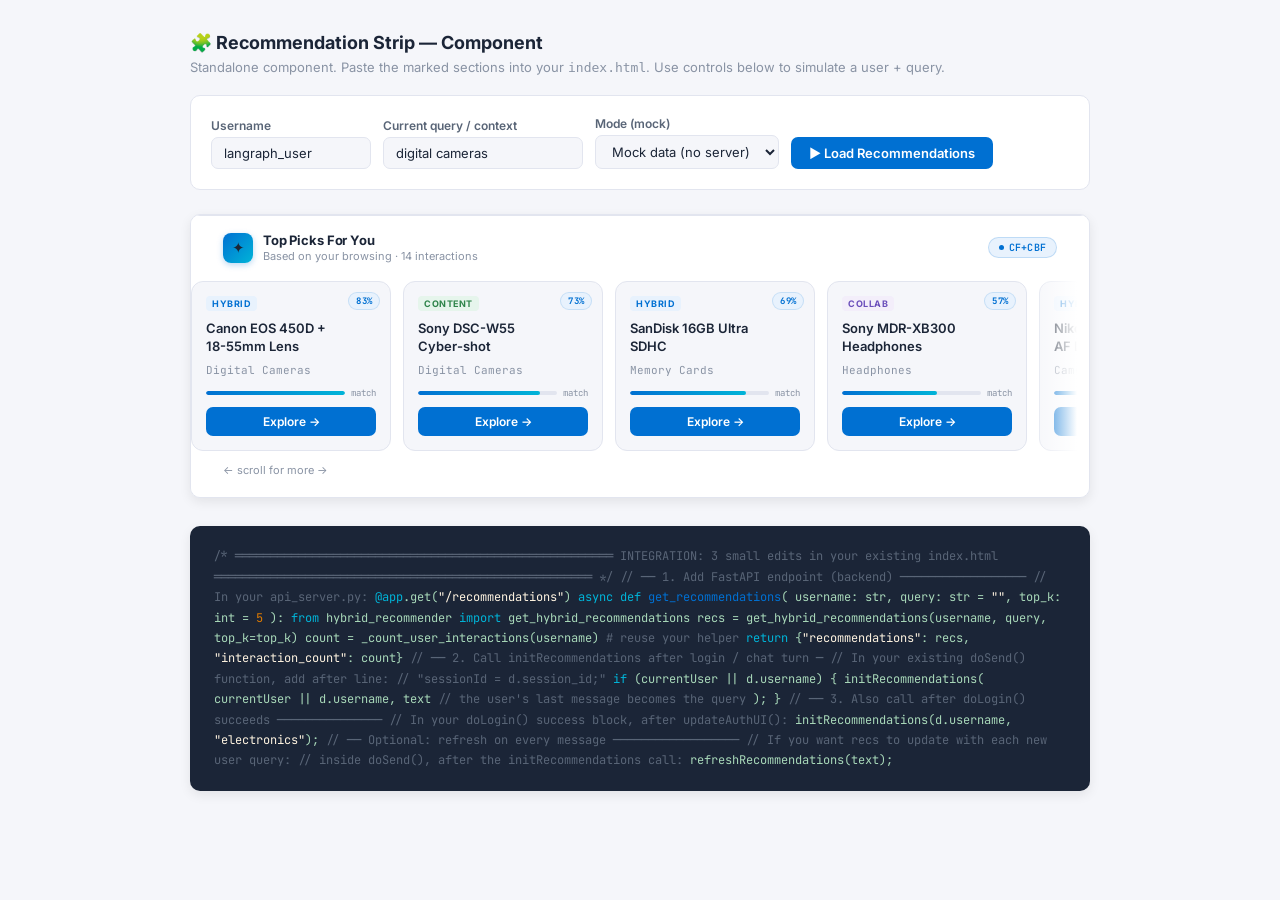
<file: static/recommendation_component.html>
<!DOCTYPE html>
<html lang="en">
<head>
<meta charset="UTF-8"/>
<meta name="viewport" content="width=device-width, initial-scale=1.0"/>
<title>Recommendation Strip — Component Preview</title>
<link rel="preconnect" href="https://fonts.googleapis.com">
<link href="https://fonts.googleapis.com/css2?family=Inter:wght@400;500;600;700&family=JetBrains+Mono:wght@400;500&display=swap" rel="stylesheet">


<style>
  :root {
    --bg:           #f5f6fa;
    --surface:      #ffffff;
    --border:       #e2e5ef;
    --accent:       #0070d2;
    --accent-light: #e8f2fd;
    --accent-hover: #005bb5;
    --success:      #2e844a;
    --success-bg:   #e6f5ec;
    --danger:       #c23934;
    --danger-bg:    #fde8e8;
    --warning:      #dd7a01;
    --warning-bg:   #fef3e0;
    --text:         #1b2537;
    --text-secondary: #596577;
    --muted:        #8993a4;
    --font-ui:      'Inter', -apple-system, sans-serif;
    --font-mono:    'JetBrains Mono', monospace;
    --shadow-sm:    0 1px 3px rgba(0,0,0,.06);
    --shadow-md:    0 4px 12px rgba(0,0,0,.08);
    --radius:       10px;
  }
  *, *::before, *::after { box-sizing: border-box; margin: 0; padding: 0; }
  body {
    background: var(--bg); color: var(--text);
    font-family: var(--font-ui); padding: 32px;
    -webkit-font-smoothing: antialiased;
  }



  .rec-strip {
    margin: 0;
    padding: 16px 0 20px;
    border-top: 1px solid var(--border);
    background: var(--surface);
    display: none; /* hidden until data loads */
  }
  .rec-strip.visible { display: block; }

  /* ── Header row ── */
  .rec-strip__header {
    display: flex;
    align-items: center;
    justify-content: space-between;
    padding: 0 32px 14px;
    gap: 12px;
  }

  .rec-strip__title {
    display: flex;
    align-items: center;
    gap: 10px;
  }

  .rec-strip__icon {
    width: 30px; height: 30px;
    border-radius: 8px;
    background: linear-gradient(135deg, #0070d2, #00b4d8);
    display: flex; align-items: center; justify-content: center;
    font-size: 15px;
    box-shadow: 0 2px 6px rgba(0,112,210,.28);
    flex-shrink: 0;
  }

  .rec-strip__label {
    font-size: 13px;
    font-weight: 700;
    color: var(--text);
    letter-spacing: -0.01em;
  }

  .rec-strip__sublabel {
    font-size: 11px;
    color: var(--muted);
    margin-top: 1px;
  }

  .rec-strip__badge {
    display: flex;
    align-items: center;
    gap: 5px;
    font-family: var(--font-mono);
    font-size: 10px;
    font-weight: 600;
    color: var(--accent);
    background: var(--accent-light);
    border: 1px solid rgba(0,112,210,.18);
    padding: 3px 10px;
    border-radius: 100px;
    letter-spacing: .02em;
  }

  .rec-strip__badge .rec-dot {
    width: 5px; height: 5px;
    border-radius: 50%;
    background: var(--accent);
    animation: recPulse 2s ease-in-out infinite;
  }
  @keyframes recPulse {
    0%, 100% { opacity: 1; transform: scale(1); }
    50%       { opacity: .5; transform: scale(.7); }
  }

  /* ── Scroll track ── */
  .rec-strip__track-wrap {
    position: relative;
    overflow: hidden;
  }

  .rec-strip__track {
    display: flex;
    gap: 12px;
    overflow-x: auto;
    overflow-y: hidden;
    padding: 4px 32px 12px;
    scroll-snap-type: x mandatory;
    -webkit-overflow-scrolling: touch;
    scrollbar-width: thin;
    scrollbar-color: var(--border) transparent;
  }
  .rec-strip__track::-webkit-scrollbar { height: 4px; }
  .rec-strip__track::-webkit-scrollbar-track { background: transparent; }
  .rec-strip__track::-webkit-scrollbar-thumb { background: var(--border); border-radius: 2px; }

  /* ── Fade edges when overflow ── */
  .rec-strip__track-wrap::after {
    content: '';
    position: absolute;
    right: 0; top: 0; bottom: 12px;
    width: 60px;
    background: linear-gradient(to left, var(--surface) 20%, transparent);
    pointer-events: none;
  }

  /* ── Individual card ── */
  .rec-card {
    flex: 0 0 200px;
    scroll-snap-align: start;
    background: var(--bg);
    border: 1.5px solid var(--border);
    border-radius: 12px;
    padding: 14px;
    display: flex;
    flex-direction: column;
    gap: 8px;
    position: relative;
    cursor: pointer;
    transition: border-color .18s, box-shadow .18s, transform .18s;
    animation: recCardIn .35s ease both;
  }
  .rec-card:nth-child(1) { animation-delay: .04s; }
  .rec-card:nth-child(2) { animation-delay: .10s; }
  .rec-card:nth-child(3) { animation-delay: .16s; }
  .rec-card:nth-child(4) { animation-delay: .22s; }
  .rec-card:nth-child(5) { animation-delay: .28s; }

  @keyframes recCardIn {
    from { opacity: 0; transform: translateY(10px) scale(.97); }
    to   { opacity: 1; transform: translateY(0) scale(1); }
  }

  .rec-card:hover {
    border-color: var(--accent);
    box-shadow: var(--shadow-md);
    transform: translateY(-3px);
  }

  /* ── Score pill (top-right corner) ── */
  .rec-card__score {
    position: absolute;
    top: 10px; right: 10px;
    font-family: var(--font-mono);
    font-size: 9px; font-weight: 700;
    padding: 2px 7px;
    border-radius: 100px;
    background: var(--accent-light);
    color: var(--accent);
    border: 1px solid rgba(0,112,210,.15);
    letter-spacing: .02em;
  }

  /* ── Source tag (CF / hybrid / cbf) ── */
  .rec-card__source {
    font-size: 9px; font-weight: 700;
    letter-spacing: .06em;
    text-transform: uppercase;
    padding: 2px 6px;
    border-radius: 4px;
    width: fit-content;
  }
  .rec-card__source.hybrid { background: var(--accent-light); color: var(--accent); }
  .rec-card__source.cf_only { background: #f3eefa; color: #6b4fbb; }
  .rec-card__source.cbf_only { background: var(--success-bg); color: var(--success); }

  /* ── Item / name ── */
  .rec-card__name {
    font-size: 13px;
    font-weight: 600;
    color: var(--text);
    line-height: 1.4;
    display: -webkit-box;
    -webkit-line-clamp: 2;
    -webkit-box-orient: vertical;
    overflow: hidden;
    min-height: 36px;
    padding-right: 34px; /* space for score pill */
  }

  .rec-card__category {
    font-size: 11px;
    color: var(--muted);
    font-family: var(--font-mono);
  }

  /* ── Score bar ── */
  .rec-card__bar-wrap {
    display: flex;
    align-items: center;
    gap: 6px;
    margin-top: 2px;
  }
  .rec-card__bar {
    flex: 1;
    height: 4px;
    border-radius: 2px;
    background: var(--border);
    overflow: hidden;
  }
  .rec-card__bar-fill {
    height: 100%;
    border-radius: 2px;
    background: linear-gradient(90deg, var(--accent), #00b4d8);
    transition: width .6s cubic-bezier(.4,0,.2,1);
    width: 0%;
  }
  .rec-card__bar-label {
    font-family: var(--font-mono);
    font-size: 9px;
    color: var(--muted);
    white-space: nowrap;
  }

  /* ── CTA button ── */
  .rec-card__btn {
    margin-top: auto;
    width: 100%;
    padding: 7px 10px;
    border-radius: 7px;
    border: none;
    background: var(--accent);
    color: white;
    font-family: var(--font-ui);
    font-size: 12px;
    font-weight: 600;
    cursor: pointer;
    transition: background .15s, transform .12s;
    text-align: center;
  }
  .rec-card__btn:hover {
    background: var(--accent-hover);
    transform: scale(1.02);
  }

  /* ── Loading skeletons ── */
  .rec-skeleton {
    flex: 0 0 200px;
    height: 160px;
    border-radius: 12px;
    border: 1.5px solid var(--border);
    background: linear-gradient(90deg, var(--bg) 25%, #eaecf2 50%, var(--bg) 75%);
    background-size: 200% 100%;
    animation: shimmer 1.4s infinite;
  }
  @keyframes shimmer {
    0%   { background-position: 200% 0; }
    100% { background-position: -200% 0; }
  }

  /* ── Empty / error state ── */
  .rec-strip__empty {
    padding: 16px 32px;
    font-size: 13px;
    color: var(--muted);
    display: flex;
    align-items: center;
    gap: 8px;
  }

  /* ── Scroll hint ── */
  .rec-strip__hint {
    padding: 0 32px;
    font-size: 11px;
    color: var(--muted);
    display: flex;
    align-items: center;
    gap: 4px;
  }

  /* ════════════ PREVIEW PAGE ONLY (remove in index.html) ════════════ */
  .preview-controls {
    max-width: 900px;
    margin: 0 auto 24px;
    padding: 20px;
    background: var(--surface);
    border: 1px solid var(--border);
    border-radius: var(--radius);
    display: flex;
    flex-wrap: wrap;
    gap: 12px;
    align-items: flex-end;
  }
  .preview-controls label { font-size: 12px; font-weight: 600; color: var(--text-secondary); display: block; margin-bottom: 4px; }
  .preview-controls input, .preview-controls select {
    padding: 7px 12px; border: 1.5px solid var(--border);
    border-radius: 7px; font-family: var(--font-ui); font-size: 13px;
    color: var(--text); background: var(--bg); outline: none;
  }
  .preview-controls input:focus, .preview-controls select:focus { border-color: var(--accent); }
  .preview-btn {
    padding: 8px 18px; border-radius: 7px; border: none;
    background: var(--accent); color: white;
    font-family: var(--font-ui); font-size: 13px; font-weight: 600;
    cursor: pointer;
  }
  .preview-btn:hover { background: var(--accent-hover); }
  .preview-frame {
    max-width: 900px; margin: 0 auto;
    border: 1px solid var(--border); border-radius: var(--radius);
    overflow: hidden;
    box-shadow: var(--shadow-md);
  }
  .preview-title { font-size: 18px; font-weight: 700; margin-bottom: 6px; max-width: 900px; margin-left: auto; margin-right: auto; }
  .preview-sub { font-size: 13px; color: var(--muted); margin-bottom: 20px; max-width: 900px; margin-left: auto; margin-right: auto; }
  .code-block {
    max-width: 900px; margin: 28px auto 0;
    background: #1b2537; color: #a8d8b9;
    border-radius: var(--radius); padding: 20px 24px;
    font-family: var(--font-mono); font-size: 12px;
    line-height: 1.7; overflow-x: auto;
    box-shadow: var(--shadow-md);
  }
  .code-block .cm { color: #596577; }
  .code-block .kw { color: #00b4d8; }
  .code-block .st { color: #fef3e0; }
  .code-block .fn { color: #0070d2; }
  .code-block .num { color: #dd7a01; }
</style>
</head>
<body>

<!-- ════ PREVIEW PAGE UI (remove everything below in actual integration) ════ -->
<p class="preview-title">🧩 Recommendation Strip — Component</p>
<p class="preview-sub">Standalone component. Paste the marked sections into your <code>index.html</code>. Use controls below to simulate a user + query.</p>

<div class="preview-controls">
  <div>
    <label>Username</label>
    <input id="ctrl-user" type="text" value="langraph_user" placeholder="e.g. john_doe" style="width:160px"/>
  </div>
  <div>
    <label>Current query / context</label>
    <input id="ctrl-query" type="text" value="digital cameras" placeholder="e.g. headphones" style="width:200px"/>
  </div>
  <div>
    <label>Mode (mock)</label>
    <select id="ctrl-mode">
      <option value="mock">Mock data (no server)</option>
      <option value="live">Live API call</option>
    </select>
  </div>
  <button class="preview-btn" onclick="previewLoad()">▶ Load Recommendations</button>
</div>

<div class="preview-frame">
  <!-- ════════════════════════════════════════════════════════════════
       STEP 2 ▸ Copy this entire <section id="rec-strip"> block
       and paste it in your index.html INSIDE .chat-wrap,
       right above the <div class="input-bar"> closing section.
       ════════════════════════════════════════════════════════════════ -->
  <section class="rec-strip" id="rec-strip" aria-label="Personalised recommendations">
    <div class="rec-strip__header">
      <div class="rec-strip__title">
        <div class="rec-strip__icon">✦</div>
        <div>
          <div class="rec-strip__label">Top Picks For You</div>
          <div class="rec-strip__sublabel" id="rec-sublabel">Personalised recommendations</div>
        </div>
      </div>
      <div class="rec-strip__badge">
        <span class="rec-dot"></span>
        <span id="rec-algo-label">CF+CBF</span>
      </div>
    </div>

    <div class="rec-strip__track-wrap">
      <div class="rec-strip__track" id="rec-track">
        <!-- Cards / skeletons injected by JS -->
      </div>
    </div>

    <div class="rec-strip__hint" id="rec-hint" style="display:none">
      ← scroll for more →
    </div>
  </section>
  <!-- ══════════════════ END OF SECTION TO COPY ══════════════════ -->
</div>


<!-- ════════════════════════════════════════════════════════════════
     STEP 3 ▸ Copy this entire <script> block into your index.html
     right before the closing </script> tag of your existing script.
     ════════════════════════════════════════════════════════════════ -->
<script>


const RecStrip = (() => {
  /* ── Config ── */
  const API_ENDPOINT  = '/recommendations';   // your FastAPI route
  const TOP_K         = 5;
  const DEBOUNCE_MS   = 400;
  const MIN_INTERACTIONS_FOR_CF = 3;  // show "Trending" label below threshold

  /* ── State ── */
  let _username   = null;
  let _query      = '';
  let _timer      = null;
  let _loading    = false;
  let _lastFetch  = 0;

  /* ── DOM refs ── */
  const strip    = () => document.getElementById('rec-strip');
  const track    = () => document.getElementById('rec-track');
  const sublabel = () => document.getElementById('rec-sublabel');
  const algoLbl  = () => document.getElementById('rec-algo-label');
  const hint     = () => document.getElementById('rec-hint');

  /* ── Helpers ── */
  function esc(s) {
    return String(s || '')
      .replace(/&/g,'&amp;').replace(/</g,'&lt;')
      .replace(/>/g,'&gt;').replace(/"/g,'&quot;');
  }

  function scoreWidth(score) {
    // score is 0‥1 (normalised hybrid_score)
    return Math.min(Math.max(score * 100, 8), 100).toFixed(1) + '%';
  }

  function sourceLabel(src) {
    if (src === 'hybrid')   return 'Hybrid';
    if (src === 'cf_only')  return 'Collab';
    if (src === 'cbf_only') return 'Content';
    return src;
  }

  function formatScore(s) {
    return (s * 100).toFixed(0) + '%';
  }

  /* ── Skeleton ── */
  function showSkeletons(n = 5) {
    const t = track();
    t.innerHTML = '';
    for (let i = 0; i < n; i++) {
      const sk = document.createElement('div');
      sk.className = 'rec-skeleton';
      t.appendChild(sk);
    }
    strip().classList.add('visible');
  }

  /* ── Render cards ── */
  function renderCards(recs, interactionCount) {
    const t = track();
    t.innerHTML = '';

    if (!recs || recs.length === 0) {
      strip().classList.remove('visible');
      return;
    }

    // Determine algo label
    const hasCF  = recs.some(r => r.source === 'hybrid' || r.source === 'cf_only');
    const hasCBF = recs.some(r => r.source === 'cbf_only' || r.source === 'hybrid');
    const algTxt = hasCF && hasCBF ? 'CF+CBF' : hasCF ? 'Collab' : 'Content';
    algoLbl().textContent = algTxt;

    // Sublabel personalisation
    if (interactionCount >= MIN_INTERACTIONS_FOR_CF) {
      sublabel().textContent = `Based on your browsing · ${interactionCount} interactions`;
    } else {
      sublabel().textContent = 'Trending picks you might like';
    }

    // Max score for normalising bar widths
    const maxScore = Math.max(...recs.map(r => r.hybrid_score || r.cf_score || 0), 0.01);

    recs.forEach((rec, idx) => {
      const normScore  = (rec.hybrid_score || rec.cf_score || 0) / maxScore;
      const scoreText  = formatScore(rec.hybrid_score || rec.cf_score || 0);
      const srcClass   = rec.source || 'cbf_only';
      const itemName   = rec.name || rec.item || 'Product';
      const category   = rec.category || '';

      // Build click message (sends to chat)
      const safeItem = esc(itemName).replace(/'/g, "\\'");
      const clickMsg = rec.item && rec.item.match(/^\d/)
        ? `Show me details for product ${esc(rec.item)}`
        : `Search for ${safeItem}`;

      const card = document.createElement('div');
      card.className = 'rec-card';
      card.setAttribute('role', 'button');
      card.setAttribute('tabindex', '0');
      card.setAttribute('aria-label', `Recommended: ${itemName}`);
      card.setAttribute('data-idx', idx);

      card.innerHTML = `
        <div class="rec-card__score">${scoreText}</div>
        <span class="rec-card__source ${srcClass}">${sourceLabel(srcClass)}</span>
        <div class="rec-card__name">${esc(itemName)}</div>
        ${category ? `<div class="rec-card__category">${esc(category)}</div>` : ''}
        <div class="rec-card__bar-wrap">
          <div class="rec-card__bar">
            <div class="rec-card__bar-fill" style="width:0%" data-target="${scoreWidth(normScore)}"></div>
          </div>
          <span class="rec-card__bar-label">match</span>
        </div>
        <button class="rec-card__btn" onclick="event.stopPropagation(); recCardClick('${clickMsg}')">
          Explore →
        </button>
      `;

      // Keyboard support
      card.addEventListener('keydown', e => {
        if (e.key === 'Enter' || e.key === ' ') recCardClick(clickMsg);
      });

      t.appendChild(card);
    });

    strip().classList.add('visible');

    // Show hint if overflow
    requestAnimationFrame(() => {
      const t = track();
      hint().style.display = t.scrollWidth > t.clientWidth ? 'flex' : 'none';

      // Animate bars after paint
      document.querySelectorAll('.rec-card__bar-fill').forEach(bar => {
        const target = bar.getAttribute('data-target');
        setTimeout(() => { bar.style.width = target; }, 60);
      });
    });
  }

  /* ── Fetch from your backend ── */
  async function fetchRecs(username, query) {
    const params = new URLSearchParams({
      username,
      query : query || 'electronics',
      top_k : TOP_K,
    });
    const res = await fetch(`${API_ENDPOINT}?${params}`);
    if (!res.ok) throw new Error(`HTTP ${res.status}`);
    return res.json();
    // Expected shape: { recommendations: HybridRecommendation[], interaction_count: number }
  }

  /* ── Mock data for preview / dev ── */
  function mockRecs(username, query) {
    const pool = [
      { item: '1382080', name: 'Canon EOS 450D + 18-55mm Lens', category: 'Digital Cameras',    cf_score: 0.88, cbf_score: 0.76, hybrid_score: 0.83, source: 'hybrid'   },
      { item: '1934793', name: 'Sony DSC-W55 Cyber-shot',        category: 'Digital Cameras',    cf_score: 0.00, cbf_score: 0.91, hybrid_score: 0.73, source: 'cbf_only' },
      { item: '1641905', name: 'SanDisk 16GB Ultra SDHC',        category: 'Memory Cards',       cf_score: 0.79, cbf_score: 0.55, hybrid_score: 0.69, source: 'hybrid'   },
      { item: '358639',  name: 'Sony MDR-XB300 Headphones',      category: 'Headphones',         cf_score: 0.71, cbf_score: 0.00, hybrid_score: 0.57, source: 'cf_only'  },
      { item: '816780',  name: 'Nikon 50mm f/1.8D AF Lens',      category: 'Camera Lenses',      cf_score: 0.65, cbf_score: 0.68, hybrid_score: 0.66, source: 'hybrid'   },
    ];
    return {
      recommendations : pool,
      interaction_count: 14,
      username,
      query,
    };
  }

  /* ── Core load ── */
  async function _load(username, query, useMock) {
    if (_loading) return;
    _loading = true;
    _username = username;
    _query    = query;

    showSkeletons();

    try {
      let data;
      if (useMock) {
        await new Promise(r => setTimeout(r, 700));  // simulate latency
        data = mockRecs(username, query);
      } else {
        data = await fetchRecs(username, query);
      }
      renderCards(data.recommendations, data.interaction_count || 0);
    } catch (err) {
      console.warn('[RecStrip] fetch failed:', err.message);
      strip().classList.remove('visible');
    } finally {
      _loading = false;
      _lastFetch = Date.now();
    }
  }

  /* ── Debounced public entry points ── */
  function init(username, query, useMock = false) {
    clearTimeout(_timer);
    _timer = setTimeout(() => _load(username, query, useMock), DEBOUNCE_MS);
  }

  function refresh(newQuery, useMock = false) {
    if (!_username) return;
    init(_username, newQuery, useMock);
  }

  function hide() {
    strip().classList.remove('visible');
  }

  return { init, refresh, hide };
})();

/* ── Global helpers called by cards & preview controls ── */
function recCardClick(message) {
  // Hooks into your existing sendQuick() — no changes needed there
  if (typeof sendQuick === 'function') {
    sendQuick(message);
  } else {
    // Preview mode fallback
    alert('Would send to chat: ' + message);
  }
}

/* ── Public aliases for your index.html ── */
function initRecommendations(username, query) {
  RecStrip.init(username, query);
}
function refreshRecommendations(query) {
  RecStrip.refresh(query);
}


/* ════ PREVIEW PAGE ONLY — calls with mock mode ════ */
function previewLoad() {
  const user  = document.getElementById('ctrl-user').value.trim()  || 'guest';
  const query = document.getElementById('ctrl-query').value.trim() || 'electronics';
  const mode  = document.getElementById('ctrl-mode').value;
  RecStrip.init(user, query, mode === 'mock');
}

// Auto-load on preview page
previewLoad();
</script>
<!-- ════════════════ END OF SCRIPT TO COPY ════════════════ -->


<!-- ══ Integration guide ══ -->
<div class="code-block">
<span class="cm">/* ══════════════════════════════════════════════════════</span>
<span class="cm">   INTEGRATION: 3 small edits in your existing index.html</span>
<span class="cm">   ══════════════════════════════════════════════════════ */</span>

<span class="cm">// ── 1. Add FastAPI endpoint (backend) ──────────────────</span>
<span class="cm">// In your api_server.py:</span>

<span class="kw">@app</span>.get(<span class="st">"/recommendations"</span>)
<span class="kw">async def</span> <span class="fn">get_recommendations</span>(
    username: str, query: str = <span class="st">""</span>, top_k: int = <span class="num">5</span>
):
    <span class="kw">from</span> hybrid_recommender <span class="kw">import</span> get_hybrid_recommendations
    recs = get_hybrid_recommendations(username, query, top_k=top_k)
    count = _count_user_interactions(username)  <span class="cm"># reuse your helper</span>
    <span class="kw">return</span> {<span class="st">"recommendations"</span>: recs, <span class="st">"interaction_count"</span>: count}


<span class="cm">// ── 2. Call initRecommendations after login / chat turn ─</span>
<span class="cm">// In your existing doSend() function, add after line:</span>
<span class="cm">// "sessionId = d.session_id;"</span>

<span class="kw">if</span> (currentUser || d.username) {
    initRecommendations(
        currentUser || d.username,
        text  <span class="cm">// the user's last message becomes the query</span>
    );
}

<span class="cm">// ── 3. Also call after doLogin() succeeds ───────────────</span>
<span class="cm">// In your doLogin() success block, after updateAuthUI():</span>

initRecommendations(d.username, <span class="st">"electronics"</span>);


<span class="cm">// ── Optional: refresh on every message ──────────────────</span>
<span class="cm">// If you want recs to update with each new user query:</span>

<span class="cm">// inside doSend(), after the initRecommendations call:</span>
refreshRecommendations(text);
</div>

</body>
</html>
</file>
